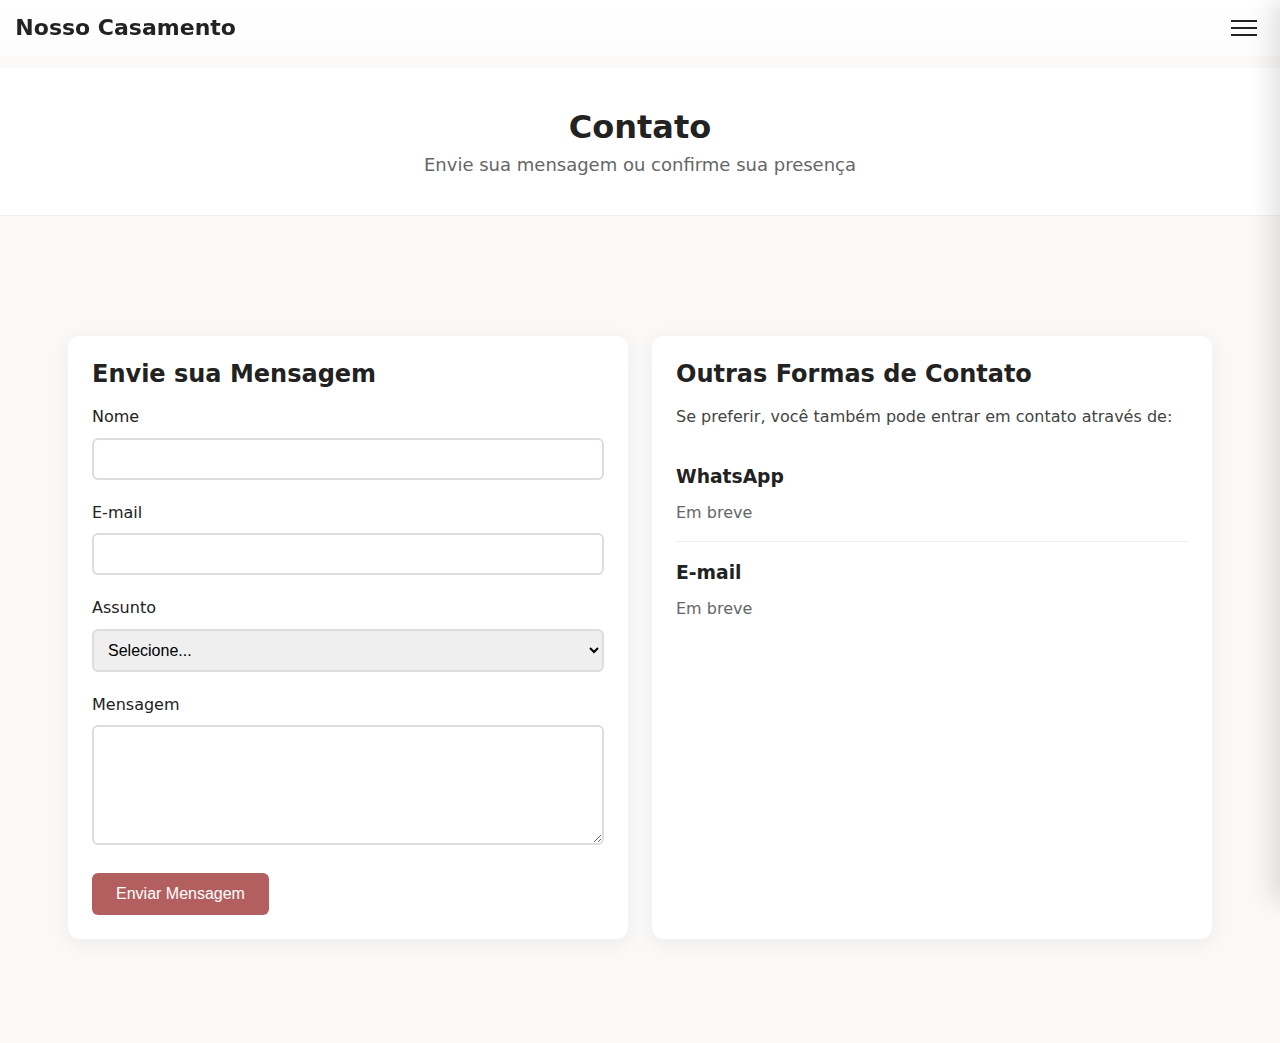
<file: pages/contato.html>
<!DOCTYPE html>
<html lang="pt-br">
<head>
    <meta charset="utf-8">
    <meta name="viewport" content="width=device-width,initial-scale=1">
    <title>Contato - Nosso Casamento</title>
    <link rel="stylesheet" href="../css/styles.css">
    <style>
        .form-group{margin-bottom:20px}
        .form-label{display:block;margin-bottom:8px;color:var(--dark);font-weight:500}
        .form-input{width:100%;padding:10px;border:2px solid #ddd;border-radius:6px;font-size:16px}
        .form-input:focus{border-color:var(--accent);outline:none}
        textarea.form-input{min-height:120px;resize:vertical}
    </style>
</head>
<body>
    <header class="site-header">
        <div class="brand">Nosso Casamento</div>
        <button class="nav-toggle" aria-label="Abrir menu">
            <span class="hamburger" aria-hidden="true"></span>
        </button>
    </header>

    <nav class="nav-drawer" aria-hidden="true">
        <button class="close-menu" aria-label="Fechar menu">
            <span class="close-icon" aria-hidden="true">&times;</span>
        </button>
        <a href="../index.html">Início</a>
        <a href="convite.html">Convite</a>
        <a href="informacoes.html">Informações</a>
        <a href="presente.html">Presentes</a>
        <a href="contato.html">Contato</a>
    </nav>

    <div class="menu-overlay" aria-hidden="true"></div>

    <main>
        <header class="page-header">
            <h1 class="page-title">Contato</h1>
            <p class="page-subtitle">Envie sua mensagem ou confirme sua presença</p>
        </header>

        <section class="container">
            <div class="page-grid">
                <!-- Formulário de Contato -->
                <div class="card">
                    <h2 class="card-title">Envie sua Mensagem</h2>
                    <form class="card-content" id="contactForm">
                        <div class="form-group">
                            <label class="form-label" for="name">Nome</label>
                            <input type="text" class="form-input" id="name" name="name" required>
                        </div>
                        <div class="form-group">
                            <label class="form-label" for="email">E-mail</label>
                            <input type="email" class="form-input" id="email" name="email" required>
                        </div>
                        <div class="form-group">
                            <label class="form-label" for="subject">Assunto</label>
                            <select class="form-input" id="subject" name="subject" required>
                                <option value="">Selecione...</option>
                                <option value="confirmar">Confirmação de Presença</option>
                                <option value="duvida">Dúvida</option>
                                <option value="mensagem">Mensagem para os Noivos</option>
                            </select>
                        </div>
                        <div class="form-group">
                            <label class="form-label" for="message">Mensagem</label>
                            <textarea class="form-input" id="message" name="message" required></textarea>
                        </div>
                        <button type="submit" class="btn">Enviar Mensagem</button>
                    </form>
                </div>

                <!-- Informações de Contato -->
                <div class="card">
                    <h2 class="card-title">Outras Formas de Contato</h2>
                    <div class="card-content">
                        <p>Se preferir, você também pode entrar em contato através de:</p>
                        <ul class="guide-list">
                            <li class="guide-item">
                                <h3 class="guide-title">WhatsApp</h3>
                                <p class="guide-text">Em breve</p>
                            </li>
                            <li class="guide-item">
                                <h3 class="guide-title">E-mail</h3>
                                <p class="guide-text">Em breve</p>
                            </li>
                        </ul>
                    </div>
                </div>
            </div>
        </section>
    </main>

    <script src="../js/script.js"></script>
</body>
</html>
</file>
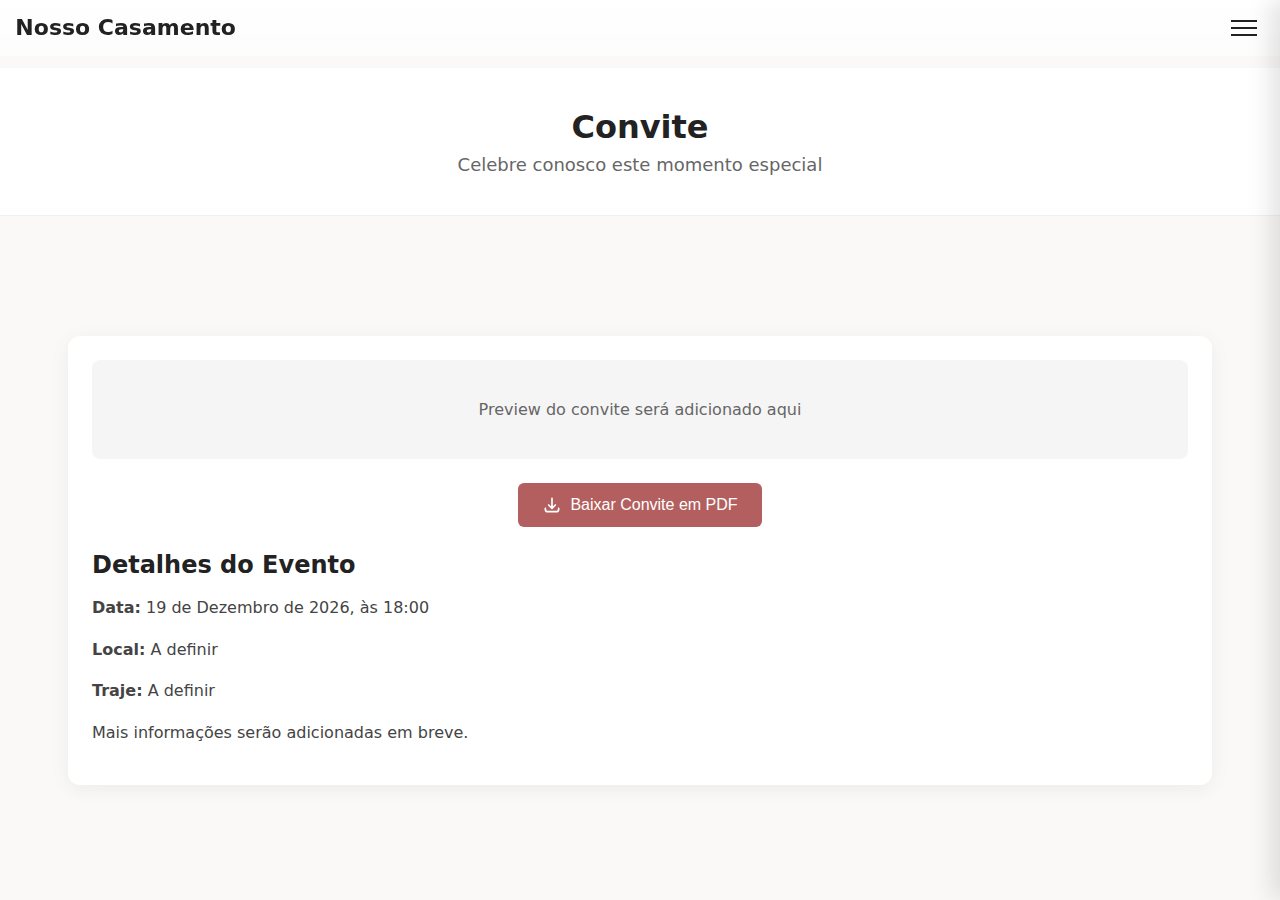
<file: pages/convite.html>
<!DOCTYPE html>
<html lang="pt-br">
<head>
    <meta charset="utf-8">
    <meta name="viewport" content="width=device-width,initial-scale=1">
    <title>Convite - Nosso Casamento</title>
    <link rel="stylesheet" href="../css/styles.css">
</head>
<body>
    <header class="site-header">
        <div class="brand">Nosso Casamento</div>
        <button class="nav-toggle" aria-label="Abrir menu">
            <span class="hamburger" aria-hidden="true"></span>
        </button>
    </header>

    <nav class="nav-drawer" aria-hidden="true">
        <button class="close-menu" aria-label="Fechar menu">
            <span class="close-icon" aria-hidden="true">&times;</span>
        </button>
        <a href="../index.html">Início</a>
        <a href="convite.html">Convite</a>
        <a href="informacoes.html">Informações</a>
        <a href="presente.html">Presentes</a>
        <a href="contato.html">Contato</a>
    </nav>

    <div class="menu-overlay" aria-hidden="true"></div>

    <main>
        <header class="page-header">
            <h1 class="page-title">Convite</h1>
            <p class="page-subtitle">Celebre conosco este momento especial</p>
        </header>

        <section class="container">
            <div class="card">
                <div style="text-align:center;margin-bottom:24px">
                    <!-- Placeholder para preview do convite -->
                    <div style="background:#f5f5f5;border-radius:8px;padding:40px;margin-bottom:24px">
                        <p style="margin:0;color:#666">Preview do convite será adicionado aqui</p>
                    </div>
                    
                    <button class="btn">
                        <svg xmlns="http://www.w3.org/2000/svg" fill="none" viewBox="0 0 24 24" stroke="currentColor">
                            <path stroke-linecap="round" stroke-linejoin="round" stroke-width="2" d="M4 16v1a3 3 0 003 3h10a3 3 0 003-3v-1m-4-4l-4 4m0 0l-4-4m4 4V4"/>
                        </svg>
                        Baixar Convite em PDF
                    </button>
                </div>

                <h2 class="card-title">Detalhes do Evento</h2>
                <div class="card-content">
                    <p><strong>Data:</strong> 19 de Dezembro de 2026, às 18:00</p>
                    <p><strong>Local:</strong> A definir</p>
                    <p><strong>Traje:</strong> A definir</p>
                    <p>Mais informações serão adicionadas em breve.</p>
                </div>
            </div>
        </section>
    </main>

    <script src="../js/script.js"></script>
</body>
</html>
</file>
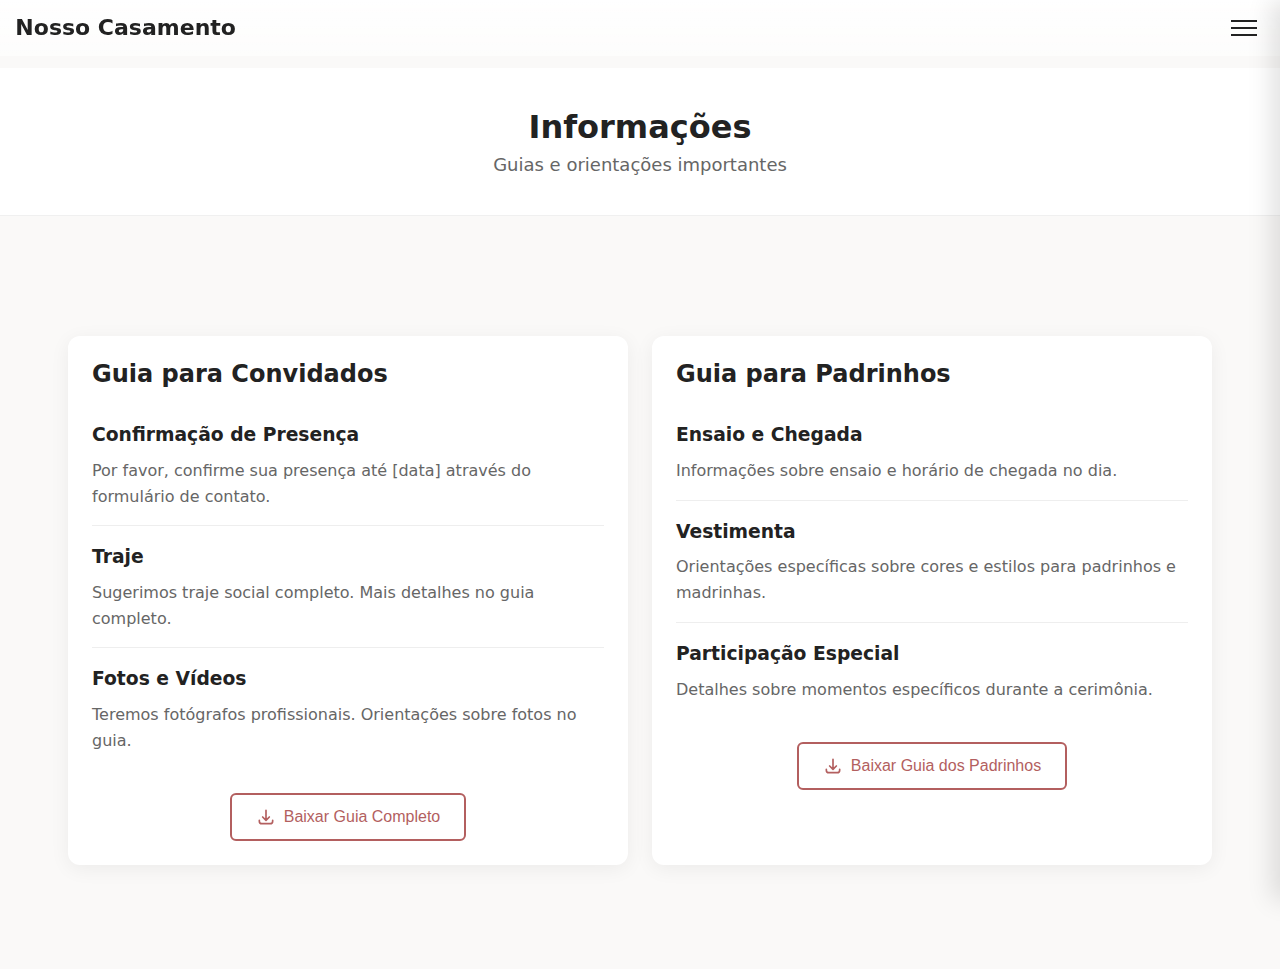
<file: pages/informacoes.html>
<!DOCTYPE html>
<html lang="pt-br">
<head>
    <meta charset="utf-8">
    <meta name="viewport" content="width=device-width,initial-scale=1">
    <title>Informações - Nosso Casamento</title>
    <link rel="stylesheet" href="../css/styles.css">
</head>
<body>
    <header class="site-header">
        <div class="brand">Nosso Casamento</div>
        <button class="nav-toggle" aria-label="Abrir menu">
            <span class="hamburger" aria-hidden="true"></span>
        </button>
    </header>

    <nav class="nav-drawer" aria-hidden="true">
        <button class="close-menu" aria-label="Fechar menu">
            <span class="close-icon" aria-hidden="true">&times;</span>
        </button>
        <a href="../index.html">Início</a>
        <a href="convite.html">Convite</a>
        <a href="informacoes.html">Informações</a>
        <a href="presente.html">Presentes</a>
        <a href="contato.html">Contato</a>
    </nav>

    <div class="menu-overlay" aria-hidden="true"></div>

    <main>
        <header class="page-header">
            <h1 class="page-title">Informações</h1>
            <p class="page-subtitle">Guias e orientações importantes</p>
        </header>

        <section class="container">
            <div class="page-grid">
                <!-- Guia para Convidados -->
                <div class="card">
                    <h2 class="card-title">Guia para Convidados</h2>
                    <div class="card-content">
                        <ul class="guide-list">
                            <li class="guide-item">
                                <h3 class="guide-title">Confirmação de Presença</h3>
                                <p class="guide-text">Por favor, confirme sua presença até [data] através do formulário de contato.</p>
                            </li>
                            <li class="guide-item">
                                <h3 class="guide-title">Traje</h3>
                                <p class="guide-text">Sugerimos traje social completo. Mais detalhes no guia completo.</p>
                            </li>
                            <li class="guide-item">
                                <h3 class="guide-title">Fotos e Vídeos</h3>
                                <p class="guide-text">Teremos fotógrafos profissionais. Orientações sobre fotos no guia.</p>
                            </li>
                        </ul>
                        <div style="text-align:center;margin-top:24px">
                            <button class="btn btn-outline">
                                <svg xmlns="http://www.w3.org/2000/svg" fill="none" viewBox="0 0 24 24" stroke="currentColor">
                                    <path stroke-linecap="round" stroke-linejoin="round" stroke-width="2" d="M4 16v1a3 3 0 003 3h10a3 3 0 003-3v-1m-4-4l-4 4m0 0l-4-4m4 4V4"/>
                                </svg>
                                Baixar Guia Completo
                            </button>
                        </div>
                    </div>
                </div>

                <!-- Guia para Padrinhos -->
                <div class="card">
                    <h2 class="card-title">Guia para Padrinhos</h2>
                    <div class="card-content">
                        <ul class="guide-list">
                            <li class="guide-item">
                                <h3 class="guide-title">Ensaio e Chegada</h3>
                                <p class="guide-text">Informações sobre ensaio e horário de chegada no dia.</p>
                            </li>
                            <li class="guide-item">
                                <h3 class="guide-title">Vestimenta</h3>
                                <p class="guide-text">Orientações específicas sobre cores e estilos para padrinhos e madrinhas.</p>
                            </li>
                            <li class="guide-item">
                                <h3 class="guide-title">Participação Especial</h3>
                                <p class="guide-text">Detalhes sobre momentos específicos durante a cerimônia.</p>
                            </li>
                        </ul>
                        <div style="text-align:center;margin-top:24px">
                            <button class="btn btn-outline">
                                <svg xmlns="http://www.w3.org/2000/svg" fill="none" viewBox="0 0 24 24" stroke="currentColor">
                                    <path stroke-linecap="round" stroke-linejoin="round" stroke-width="2" d="M4 16v1a3 3 0 003 3h10a3 3 0 003-3v-1m-4-4l-4 4m0 0l-4-4m4 4V4"/>
                                </svg>
                                Baixar Guia dos Padrinhos
                            </button>
                        </div>
                    </div>
                </div>
            </div>
        </section>
    </main>

    <script src="../js/script.js"></script>
</body>
</html>
</file>
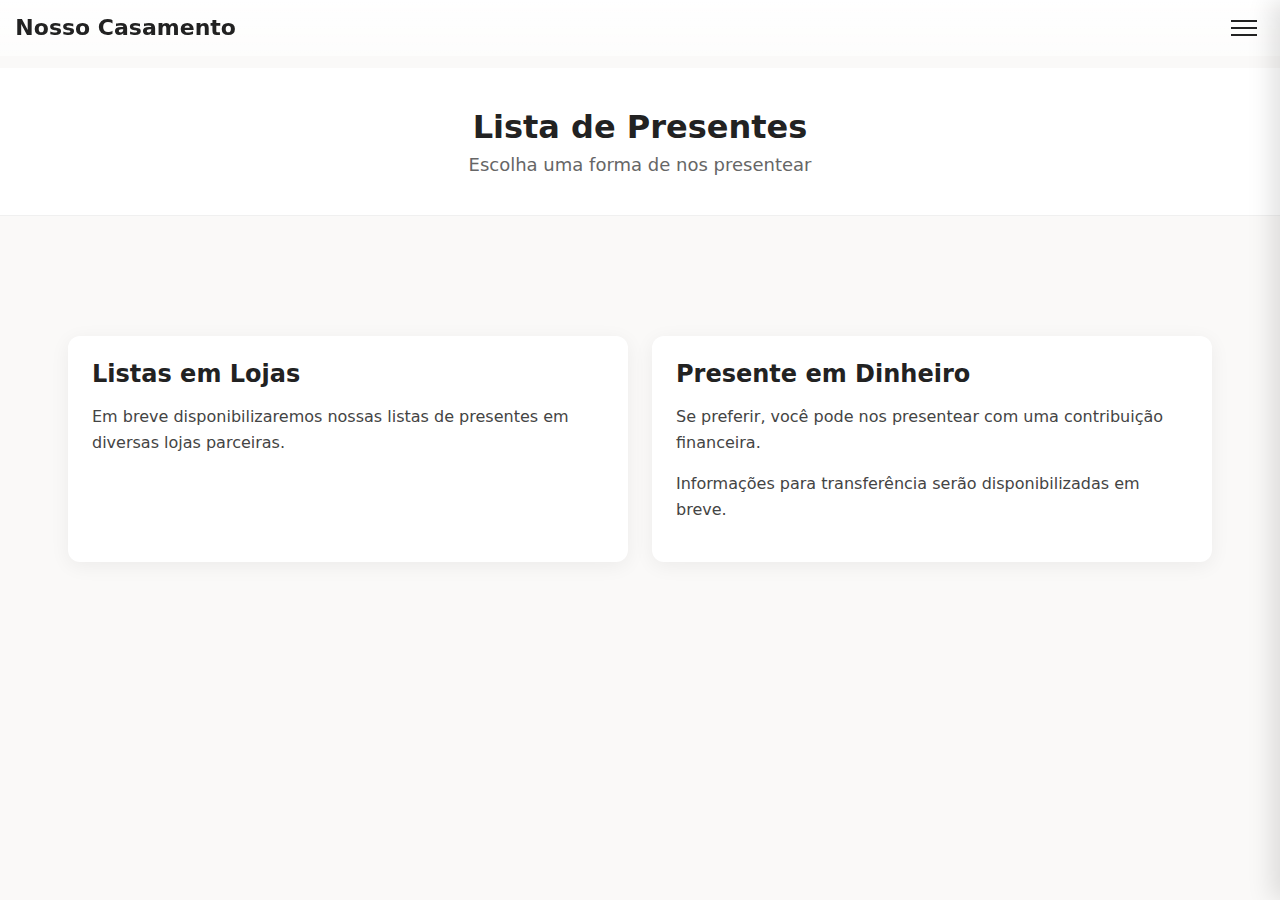
<file: pages/presente.html>
<!DOCTYPE html>
<html lang="pt-br">
<head>
    <meta charset="utf-8">
    <meta name="viewport" content="width=device-width,initial-scale=1">
    <title>Lista de Presentes - Nosso Casamento</title>
    <link rel="stylesheet" href="../css/styles.css">
</head>
<body>
    <header class="site-header">
        <div class="brand">Nosso Casamento</div>
        <button class="nav-toggle" aria-label="Abrir menu">
            <span class="hamburger" aria-hidden="true"></span>
        </button>
    </header>

    <nav class="nav-drawer" aria-hidden="true">
        <button class="close-menu" aria-label="Fechar menu">
            <span class="close-icon" aria-hidden="true">&times;</span>
        </button>
        <a href="../index.html">Início</a>
        <a href="convite.html">Convite</a>
        <a href="informacoes.html">Informações</a>
        <a href="presente.html">Presentes</a>
        <a href="contato.html">Contato</a>
    </nav>

    <div class="menu-overlay" aria-hidden="true"></div>

    <main>
        <header class="page-header">
            <h1 class="page-title">Lista de Presentes</h1>
            <p class="page-subtitle">Escolha uma forma de nos presentear</p>
        </header>

        <section class="container">
            <div class="page-grid">
                <!-- Listas em Lojas -->
                <div class="card">
                    <h2 class="card-title">Listas em Lojas</h2>
                    <div class="card-content">
                        <p>Em breve disponibilizaremos nossas listas de presentes em diversas lojas parceiras.</p>
                    </div>
                </div>

                <!-- PIX/Transferência -->
                <div class="card">
                    <h2 class="card-title">Presente em Dinheiro</h2>
                    <div class="card-content">
                        <p>Se preferir, você pode nos presentear com uma contribuição financeira.</p>
                        <p>Informações para transferência serão disponibilizadas em breve.</p>
                    </div>
                </div>
            </div>
        </section>
    </main>

    <script src="../js/script.js"></script>
</body>
</html>
</file>
<file: css/styles.css>
/* Estilos principais para o site de casamento */
:root{
  --accent:#b35f5f;
  --dark:#222;
  --light:#fff;
}

*{box-sizing:border-box}

body{
    margin:0;
    font-family:system-ui,-apple-system,Segoe UI,Roboto,'Helvetica Neue',Arial;
    color:var(--dark);
    background:#faf9f8
}


/* Header / Nav */
.site-header{
    position:fixed;
    top:0;
    left:0;
    right:0;
    display:flex;
    justify-content:space-between;
    align-items:center;
    padding:12px 18px;
    background:linear-gradient(to bottom, rgba(255,255,255,0.9), rgba(255,255,255,0.6));
    backdrop-filter:blur(4px);
    z-index:40
}

.brand{
    font-weight:700;
    color:var(--dark)
}

.nav-toggle{
    background:none;
    border:0;
    cursor:pointer;
    padding:8px
}

.hamburger{
    width:26px;
    height:2px;
    background:var(--dark);
    display:block;
    position:relative
}

.hamburger::before,.hamburger::after{
    content:'';
    position:absolute;
    left:0;
    right:0;
    height:2px;
    background:var(--dark)
}

.hamburger::before{
    top:-7px
}

.hamburger::after{
    top:7px
}


.menu-overlay{
    position:fixed;
    inset:0;
    background:rgba(0,0,0,.5);
    opacity:0;
    visibility:hidden;
    transition:opacity .28s ease;
    z-index:45
}

.menu-overlay.visible{
    opacity:1;
    visibility:visible
}


.nav-drawer{
    position:fixed;
    top:0;
    right:0;
    width:280px;
    height:100vh;
    background:var(--light);
    box-shadow:-8px 0 24px rgba(0,0,0,.12);
    padding:60px 18px;
    /* usar transform para entrada/saída: evita problemas com larguras dinâmicas */
    transform: translateX(100%);
    transition:transform .28s ease;
    z-index:50
}

.nav-drawer.open{
    transform: translateX(0);
}

.nav-drawer a{
    display:block;
    padding:12px 6px;
    color:var(--dark);
    text-decoration:none;
    border-bottom:1px dashed #eee
}


.close-menu{
    position:absolute;
    top:12px;
    right:12px;
    background:none;
    border:0;
    padding:8px;
    cursor:pointer;
    color:#666;
    font-size:24px;
    line-height:1
}

.close-menu:hover{
    color:var(--dark)
}

.close-icon{
    display:block;
    transform:scale(1.2)
}


/* Banner */
.banner{
    height:70vh;
    min-height:380px;
    display:flex;
    align-items:center;
    justify-content:center;
    color:var(--light);
    position:relative;
    overflow:hidden
}

.banner::before{
    content:'';
    position:absolute;
    inset:0;
    background:url('../images/banner.jpg') center/cover no-repeat, linear-gradient(180deg, rgba(0,0,0,0.25), rgba(0,0,0,0.35));
    filter:saturate(.95);
    opacity:1
}

.banner .banner-inner{
    position:relative;
    z-index:2;
    text-align:center;
    padding:0 18px
}

.banner h1{
    font-size:clamp(28px,6vw,48px);
    margin:0 0 6px
}

.banner p{
    margin:0;
    font-size:18px;
    opacity:.95
}


/* Seções */
.container{
    max-width:980px;
    margin:0 auto;
    padding:100px 18px 64px
}

/* Ajustes de responsividade adicionais */
.brand{font-size:clamp(16px,2.2vw,22px)}
.site-header{padding:clamp(8px,1.2vw,18px)}

/* Time grid mais responsivo: usar grid em telas pequenas para empilhar melhor */
.countdown .time-grid{
        display:grid;
        grid-template-columns:repeat(auto-fit,minmax(86px,1fr));
        gap:12px;
        justify-items:center;
}

/* Botões ocupam largura total em telas pequenas */
.btn{white-space:nowrap}
.btn.full{width:100%;justify-content:center}

/* Banner adapta posição da imagem em telas pequenas */
.banner::before{background-position: center center}

/* Melhor leitura em telas grandes */
@media (min-width:900px){
    .container{max-width:1200px;padding:120px 28px 80px}
    .card{padding:32px}
    .banner{height:75vh}
    .nav-drawer{width:340px}
}

@media (min-width:1200px){
    .banner h1{font-size:clamp(34px,4vw,64px)}
    .page-title{font-size:36px}
}

.countdown{
    background:var(--light);
    border-radius:12px;
    padding:24px;
    box-shadow:0 8px 30px rgba(0,0,0,.06);
    text-align:center
}

.countdown h2{
    margin:0 0 12px
}

.countdown .time-grid{
    display:flex;
    gap:12px;
    justify-content:center;
    flex-wrap:wrap
}

.time-cell{
    min-width:90px;
    background:#fff;
    border-radius:10px;
    padding:12px 10px;
    box-shadow:0 4px 18px rgba(0,0,0,.04)
}

.time-cell .num{
    font-size:22px;
    font-weight:700
}

.time-cell .label{
    font-size:12px;
    color:#666;
    margin-top:6px
}


/* Footer spacing */
main{
    padding-top:68px
}

/* Páginas internas */
.page-header{background:var(--light);padding:40px 18px;text-align:center;border-bottom:1px solid rgba(0,0,0,.06)}
.page-title{margin:0;font-size:32px;color:var(--dark)}
.page-subtitle{margin:8px 0 0;color:#666;font-size:18px}

/* Botões e downloads */
.btn{display:inline-flex;align-items:center;gap:8px;padding:12px 24px;background:var(--accent);color:var(--light);text-decoration:none;border-radius:6px;border:0;font-size:16px;cursor:pointer;transition:all .2s ease}
.btn:hover{background:#945151;transform:translateY(-1px)}
.btn-outline{background:none;border:2px solid var(--accent);color:var(--accent)}
.btn-outline:hover{background:var(--accent);color:var(--light)}
.btn svg{width:20px;height:20px}

/* Cards e seções */
.card{background:var(--light);border-radius:12px;padding:24px;box-shadow:0 4px 20px rgba(0,0,0,.06);margin-bottom:24px}
.card-title{margin:0 0 16px;font-size:24px;color:var(--dark)}
.card-content{color:#444;line-height:1.6}

/* Guias e regras */
.guide-list{list-style:none;padding:0;margin:0}
.guide-item{padding:16px 0;border-bottom:1px solid #eee}
.guide-item:last-child{border:0}
.guide-title{font-weight:600;margin:0 0 8px;color:var(--dark)}
.guide-text{margin:0;color:#666}

/* Layout responsivo */
.page-grid{display:grid;grid-template-columns:repeat(auto-fit, minmax(280px, 1fr));gap:24px}

@media (max-width:560px){
  .nav-drawer{width:100vw}
  .time-cell{min-width:80px}
  .page-header{padding:30px 18px}
  .page-title{font-size:28px}
  .container{padding:64px 18px}
}

/* Ajustes muito pequenos (telefone) */
@media (max-width:420px){
    .banner{min-height:320px}
    .banner h1{font-size:22px}
    .btn{font-size:15px;padding:10px 14px}
    .btn svg{width:18px;height:18px}
    .container{padding:48px 12px}
    .time-cell{min-width:72px;padding:10px}
}
</file>
